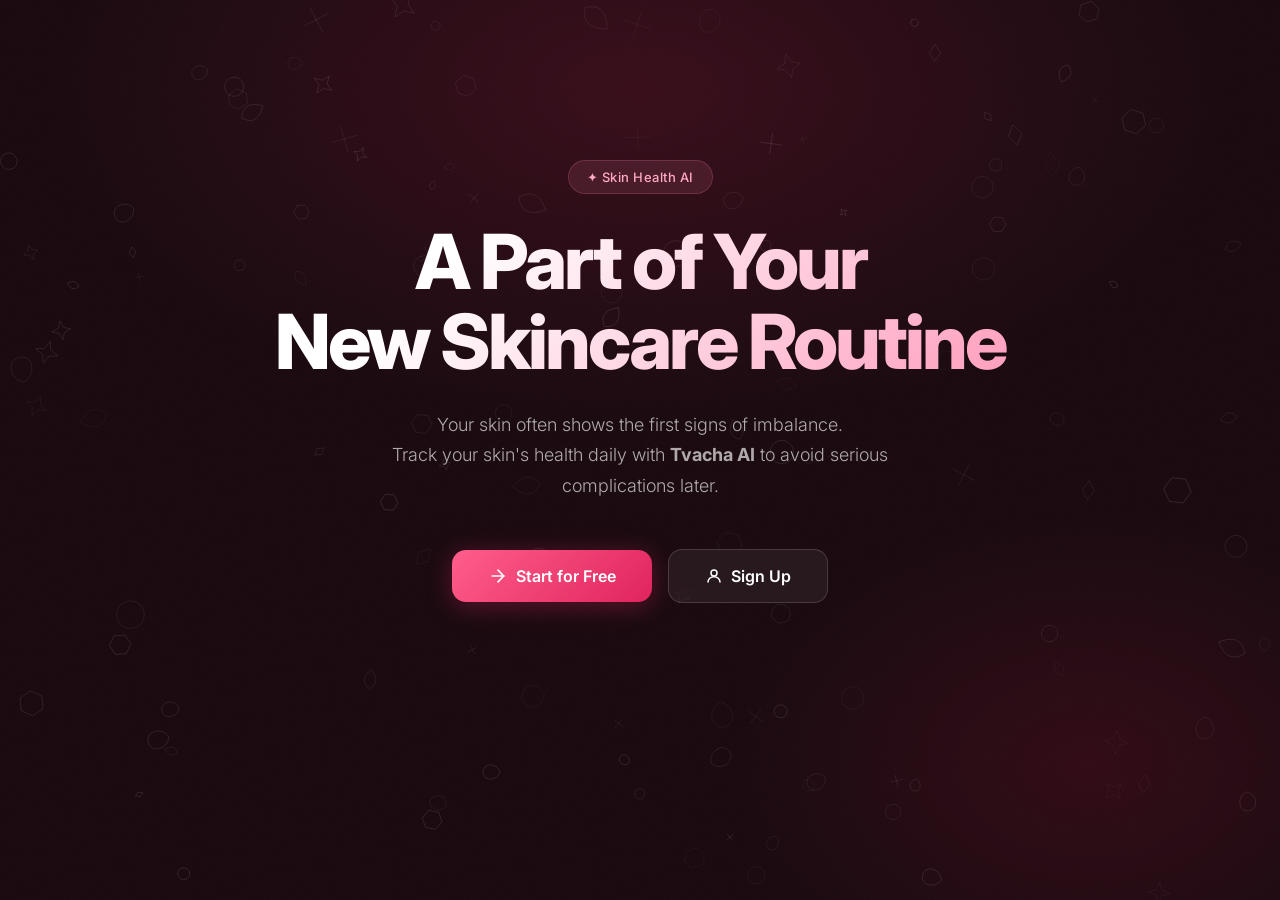
<file: templates/index.html>
<!DOCTYPE html>
<html lang="en">    
<head>
    <meta charset="UTF-8">
    <meta name="viewport" content="width=device-width, initial-scale=1.0">
    <title>Tvacha AI — Skin Health Intelligence</title>
    <meta name="description" content="AI-powered skin disease classification and personalized cure tracking with Tvacha AI.">
    <link rel="stylesheet" href="/static/style.css?v=3">
</head>
<body>
  <div class="bg-glow"></div>
  <canvas id="texture-canvas"></canvas>
  <div class="noise"></div>
  <div class="container">
    <header class="hero-section">
      <div class="hero-content">
        <span class="badge">✦ Skin Health AI</span>
        <h1 class="hero-title">A Part of Your<br>New Skincare Routine</h1>
        <p class="hero-subtitle">
          Your skin often shows the first signs of imbalance.<br>
          Track your skin's health daily with <strong>Tvacha AI</strong> to avoid serious complications later.
        </p>
        <div class="hero-buttons">
          <a href="{{ url_for('home') }}" class="hero-btn hero-btn-primary">
            <svg width="20" height="20" viewBox="0 0 24 24" fill="none" stroke="currentColor" stroke-width="2" stroke-linecap="round" stroke-linejoin="round"><path d="M5 12h14"/><path d="M12 5l7 7-7 7"/></svg>
            Start for Free
          </a>
          <a href="/signup" class="hero-btn hero-btn-outline">
            <svg width="18" height="18" viewBox="0 0 24 24" fill="none" stroke="currentColor" stroke-width="2" stroke-linecap="round" stroke-linejoin="round"><circle cx="12" cy="8" r="4"/><path d="M4 20c0-4 3.6-7 8-7s8 3 8 7"/></svg>
            Sign Up
          </a>
        </div>
      </div>
    </header>
  </div>

<script src="/static/canvas.js?v=3"></script>
</body>
</html>
</file>
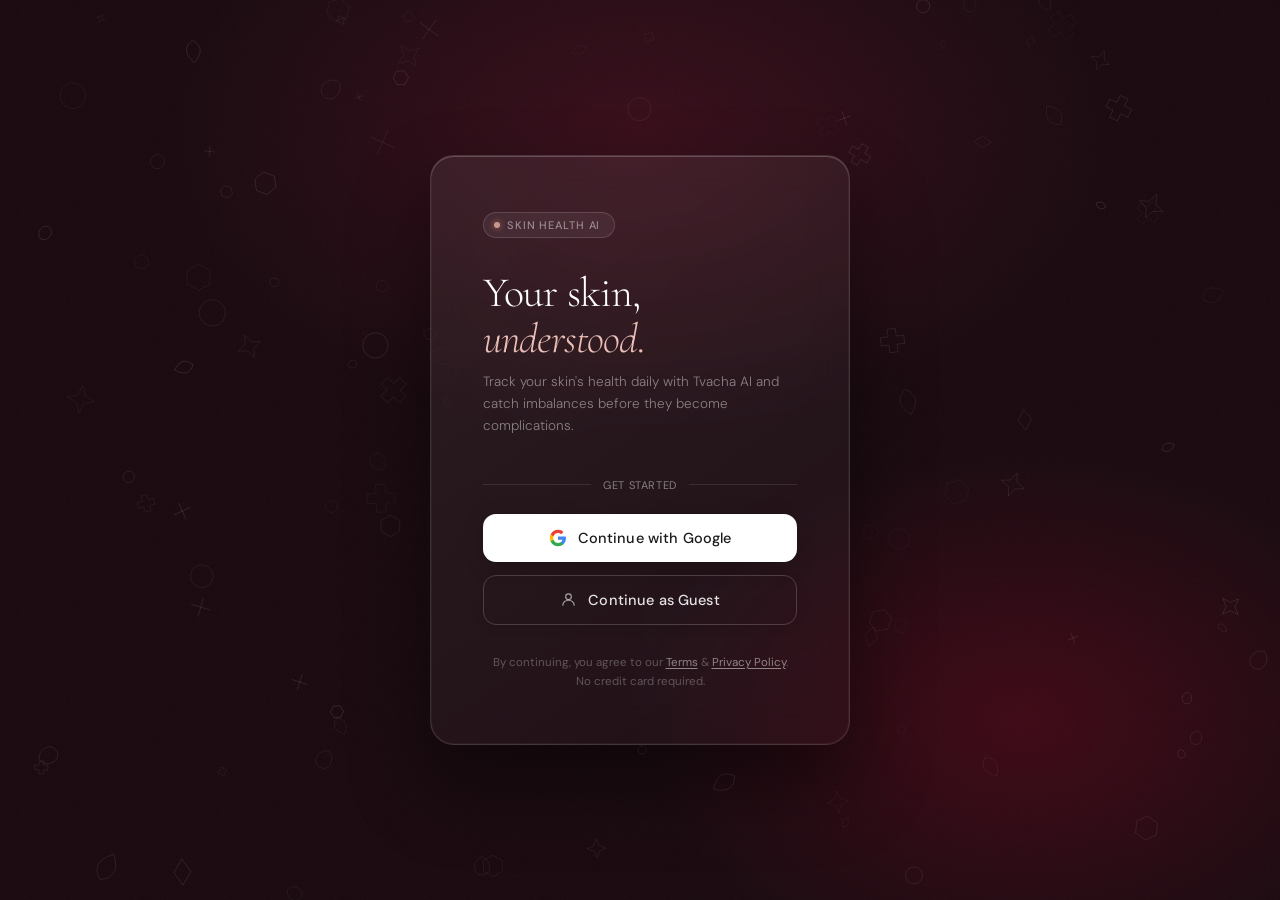
<file: templates/signup.html>
<!DOCTYPE html>
<html lang="en">
<head>
  <meta charset="UTF-8" />
  <meta name="viewport" content="width=device-width, initial-scale=1.0"/>
  <title>Tvacha AI — Sign Up</title>
  <link rel="preconnect" href="https://fonts.googleapis.com">
  <link rel="preconnect" href="https://fonts.gstatic.com" crossorigin>
  <link href="https://fonts.googleapis.com/css2?family=Cormorant+Garamond:ital,wght@0,300;0,400;0,600;1,300;1,400&family=DM+Sans:wght@300;400;500&display=swap" rel="stylesheet">
  <link rel="stylesheet" href="/static/signup.css?v=2">
</head>
<body>

  <!-- Background layers -->
  <div class="bg-glow"></div>
  <canvas id="texture-canvas"></canvas>
  <div class="noise"></div>

  <!-- Card -->
  <div class="card">

    <div class="badge">
      <span class="badge-dot"></span>
      Skin Health AI
    </div>

    <h1 class="headline">Your skin,<br><em>understood.</em></h1>
    <p class="subline">Track your skin's health daily with Tvacha AI and catch imbalances before they become complications.</p>

    <div class="divider">
      <span class="divider-line"></span>
      <span class="divider-text">Get Started</span>
      <span class="divider-line"></span>
    </div>

    <!-- Google Auth -->
    <a href="/login/google" class="btn btn-google" style="text-decoration: none;">
      <svg class="google-icon" viewBox="0 0 24 24" xmlns="http://www.w3.org/2000/svg">
        <path d="M22.56 12.25c0-.78-.07-1.53-.2-2.25H12v4.26h5.92c-.26 1.37-1.04 2.53-2.21 3.31v2.77h3.57c2.08-1.92 3.28-4.74 3.28-8.09z" fill="#4285F4"/>
        <path d="M12 23c2.97 0 5.46-.98 7.28-2.66l-3.57-2.77c-.98.66-2.23 1.06-3.71 1.06-2.86 0-5.29-1.93-6.16-4.53H2.18v2.84C3.99 20.53 7.7 23 12 23z" fill="#34A853"/>
        <path d="M5.84 14.09c-.22-.66-.35-1.36-.35-2.09s.13-1.43.35-2.09V7.07H2.18C1.43 8.55 1 10.22 1 12s.43 3.45 1.18 4.93l3.66-2.84z" fill="#FBBC05"/>
        <path d="M12 5.38c1.62 0 3.06.56 4.21 1.64l3.15-3.15C17.45 2.09 14.97 1 12 1 7.7 1 3.99 3.47 2.18 7.07l3.66 2.84c.87-2.6 3.3-4.53 6.16-4.53z" fill="#EA4335"/>
      </svg>
      Continue with Google
    </a>

    <!-- Guest Login -->
    <a href="/" class="btn btn-guest" style="text-decoration: none;">
      <svg class="guest-icon" viewBox="0 0 24 24" fill="none" xmlns="http://www.w3.org/2000/svg">
        <circle cx="12" cy="8" r="4" stroke="currentColor" stroke-width="1.6"/>
        <path d="M4 20c0-4 3.6-7 8-7s8 3 8 7" stroke="currentColor" stroke-width="1.6" stroke-linecap="round"/>
      </svg>
      Continue as Guest
    </a>

    <p class="foot">
      By continuing, you agree to our <a href="#">Terms</a> &amp; <a href="#">Privacy Policy</a>.<br>
      No credit card required.
    </p>

  </div>

  <script src="/static/signup.js?v=2"></script>
</body>
</html>
</file>
<file: static/style.css>
@import url('https://fonts.googleapis.com/css2?family=Inter:wght@300;400;500;600;700;800&display=swap');

/* ── Reset & Base ── */
*, *::before, *::after { box-sizing: border-box; margin: 0; padding: 0; }

html {
  background: #1a0a10;
}

body {
  font-family: 'Inter', -apple-system, BlinkMacSystemFont, sans-serif;
  background-color: #1a0a10;
  color: #f0e6ea;
  display: flex;
  justify-content: center;
  min-height: 100vh;
  overflow-x: hidden;
  -webkit-font-smoothing: antialiased;
}

/* ── Background Effects ── */
.bg-glow {
  position: fixed; inset: 0;
  pointer-events: none; z-index: 0;
}
.bg-glow::before {
  content: '';
  position: absolute;
  top: -30%; left: 50%;
  transform: translateX(-50%);
  width: 100vw; height: 80vh;
  background: radial-gradient(ellipse at center, rgba(180,30,70,0.2) 0%, transparent 65%);
}
.bg-glow::after {
  content: '';
  position: absolute;
  bottom: -15%; right: -15%;
  width: 60vw; height: 60vh;
  background: radial-gradient(ellipse at center, rgba(120,15,40,0.25) 0%, transparent 65%);
}

.noise {
  position: fixed; inset: 0;
  z-index: 2; pointer-events: none;
  opacity: 0.025;
  background-image: url("data:image/svg+xml,%3Csvg viewBox='0 0 256 256' xmlns='http://www.w3.org/2000/svg'%3E%3Cfilter id='n'%3E%3CfeTurbulence type='fractalNoise' baseFrequency='0.9' numOctaves='4' stitchTiles='stitch'/%3E%3C/filter%3E%3Crect width='100%25' height='100%25' filter='url(%23n)'/%3E%3C/svg%3E");
  background-size: 200px 200px;
}

#texture-canvas {
  position: fixed; inset: 0;
  z-index: 1; pointer-events: none;
}

/* ── Container ── */
.container {
  width: 100%;
  max-width: 1100px;
  padding: 40px 20px;
  position: relative;
  z-index: 10;
}

/* ═══════════════════════════════════════════════ */
/* ── LANDING PAGE (index.html)                ── */
/* ═══════════════════════════════════════════════ */
.hero-section {
  padding: 120px 20px 100px;
  text-align: center;
}

.badge {
  background: rgba(255,130,170,0.12);
  border: 1px solid rgba(255,130,170,0.2);
  padding: 8px 18px;
  border-radius: 50px;
  font-size: 13px;
  font-weight: 500;
  color: #ffaac4;
  display: inline-block;
  margin-bottom: 28px;
  letter-spacing: 0.5px;
  backdrop-filter: blur(8px);
}

.hero-title {
  font-size: 76px;
  font-weight: 800;
  letter-spacing: -3px;
  line-height: 1.05;
  margin-bottom: 28px;
  background: linear-gradient(135deg, #ffffff 30%, #ff8ab0 100%);
  -webkit-background-clip: text;
  -webkit-text-fill-color: transparent;
  background-clip: text;
}

.hero-subtitle {
  font-size: 18px;
  color: rgba(255,255,255,0.65);
  max-width: 560px;
  margin: 0 auto 48px;
  line-height: 1.7;
  font-weight: 300;
}

.hero-buttons {
  display: flex;
  gap: 16px;
  justify-content: center;
  align-items: center;
  flex-wrap: wrap;
}

.hero-btn {
  padding: 16px 36px;
  border-radius: 14px;
  text-decoration: none;
  font-weight: 600;
  font-size: 16px;
  transition: all 0.3s cubic-bezier(0.4,0,0.2,1);
  display: inline-flex;
  align-items: center;
  gap: 8px;
  cursor: pointer;
  border: none;
  position: relative;
  overflow: hidden;
}

.hero-btn-primary {
  background: linear-gradient(135deg, #ff5e8a, #e0245e);
  color: #fff;
  box-shadow: 0 4px 24px rgba(224,36,94,0.35), 0 1px 3px rgba(0,0,0,0.2);
}
.hero-btn-primary:hover {
  transform: translateY(-2px);
  box-shadow: 0 8px 32px rgba(224,36,94,0.5), 0 2px 6px rgba(0,0,0,0.25);
}

.hero-btn-outline {
  background: rgba(255,255,255,0.06);
  color: #fff;
  border: 1px solid rgba(255,255,255,0.15);
  backdrop-filter: blur(10px);
}
.hero-btn-outline:hover {
  background: rgba(255,255,255,0.12);
  border-color: rgba(255,255,255,0.3);
  transform: translateY(-2px);
}

/* ═══════════════════════════════════════════════ */
/* ── SKIN CHECKUP PAGE (home.html)            ── */
/* ═══════════════════════════════════════════════ */
h1 {
  text-align: center;
  font-size: 32px;
  font-weight: 700;
  margin-bottom: 8px;
  letter-spacing: -0.5px;
}

.subtitle {
  text-align: center;
  color: rgba(255,255,255,0.45);
  font-size: 15px;
  margin-bottom: 48px;
  font-weight: 400;
}

.main-layout {
  display: flex;
  gap: 32px;
  align-items: flex-start;
  justify-content: center;
  flex-wrap: wrap;
}

.left-panel, .right-panel {
  flex: 1 1 420px;
  max-width: 500px;
  width: 100%;
  display: flex;
  flex-direction: column;
}

.upload-box {
  width: 100%;
  height: 350px;
  border: 2px dashed rgba(255,255,255,0.12);
  border-radius: 16px;
  background: rgba(60,15,30,0.5);
  backdrop-filter: blur(12px);
  display: flex;
  align-items: center;
  justify-content: center;
  overflow: hidden;
  cursor: pointer;
  transition: all 0.3s ease;
  position: relative;
}

.upload-box:hover {
  border-color: #ff5e8a;
  background: rgba(80,20,40,0.6);
  box-shadow: 0 0 40px rgba(255,94,138,0.08);
}

#previewImage {
  max-width: 100%;
  max-height: 100%;
  object-fit: contain;
  display: block;
}

.placeholder-text {
  color: rgba(255,255,255,0.35);
  text-align: center;
}

#uploadContent {
  text-align: center;
}
#uploadContent p {
  margin: 0;
  line-height: 1.8;
  color: rgba(255,255,255,0.35);
  font-size: 15px;
}

.button-row {
  display: flex;
  justify-content: center;
  gap: 16px;
  margin-top: 24px;
  width: 100%;
}

.main-box {
  display: flex;
  flex-direction: column;
  justify-content: center;
  align-items: center;
  gap: 50px;
  margin-top: 10px;
  flex-wrap: wrap;
  width: 100%;
}

/* Button Styles */
button {
  padding: 14px 28px;
  border-radius: 12px;
  border: none;
  font-weight: 600;
  font-size: 15px;
  cursor: pointer;
  transition: all 0.3s cubic-bezier(0.4,0,0.2,1);
  font-family: 'Inter', sans-serif;
}

.submit-btn {
  background: linear-gradient(135deg, #ff5e8a, #e0245e);
  color: #fff;
  box-shadow: 0 4px 18px rgba(224,36,94,0.3);
  padding: 14px 36px;
}
.submit-btn:hover {
  transform: translateY(-2px);
  box-shadow: 0 6px 24px rgba(224,36,94,0.45);
}

.clear-btn {
  background: rgba(255,255,255,0.06);
  color: rgba(255,255,255,0.7);
  border: 1px solid rgba(255,255,255,0.1);
  margin-left: 0;
}
.clear-btn:hover {
  background: rgba(255,255,255,0.12);
  border-color: rgba(255,255,255,0.25);
  color: #fff;
}

/* ── Result Box ── */
.result-box {
  padding: 32px;
  text-align: left;
  background: rgba(60,15,30,0.5);
  border: 1px solid rgba(255,255,255,0.08);
  border-radius: 16px;
  backdrop-filter: blur(12px);
}

.prediction {
  color: #ff7aa2;
  font-size: 24px;
  font-weight: 700;
  margin-bottom: 6px;
  letter-spacing: -0.3px;
}

.confidence {
  color: rgba(255,255,255,0.45);
  font-size: 14px;
  margin-bottom: 28px;
  font-weight: 400;
}

.treatment-section h2,
.treatment-section h3 {
  border-bottom: 1px solid rgba(255,255,255,0.08);
  padding-bottom: 10px;
  margin-top: 22px;
  font-size: 16px;
  font-weight: 600;
  color: rgba(255,255,255,0.8);
}

.treatment-section ul {
  padding-left: 20px;
  color: rgba(255,255,255,0.55);
  font-size: 15px;
  line-height: 1.8;
}

/* Ask AI Button */
.ask-ai-btn {
  display: inline-flex;
  align-items: center;
  gap: 10px;
  padding: 14px 32px;
  border-radius: 14px;
  text-decoration: none;
  font-weight: 600;
  font-size: 15px;
  background: linear-gradient(135deg, #9b30ff, #6e1fff);
  color: #fff;
  box-shadow: 0 4px 18px rgba(110,31,255,0.3);
  transition: all 0.3s cubic-bezier(0.4,0,0.2,1);
}
.ask-ai-btn:hover {
  transform: translateY(-2px);
  box-shadow: 0 8px 28px rgba(110,31,255,0.45);
}

/* ═══════════════════════════════════════════════ */
/* ── RESPONSIVE                               ── */
/* ═══════════════════════════════════════════════ */
@media (max-width: 800px) {
  .main-layout {
    flex-direction: column;
    align-items: center;
  }
  .upload-box {
    height: 260px;
  }
  .left-panel, .right-panel {
    max-width: 100%;
  }
  .main-box {
    flex-direction: column;
    align-items: center;
    gap: 10px;
    margin-top: 10px;
  }
  .hero-section {
    padding: 70px 15px 50px;
  }
  .hero-title {
    font-size: 40px;
    letter-spacing: -1.5px;
    line-height: 1.1;
    margin-bottom: 16px;
  }
  .hero-subtitle {
    font-size: 16px;
    margin-bottom: 32px;
    padding: 0 10px;
  }
  .hero-btn {
    width: 100%;
    justify-content: center;
    padding: 16px 0;
  }
  .hero-buttons {
    flex-direction: column;
    gap: 12px;
    padding: 0 20px;
  }
  .container {
    padding-top: 20px;
    width: 95%;
  }
}
</file>
<file: static/signup.css>
*, *::before, *::after { box-sizing: border-box; margin: 0; padding: 0; }

:root {
    --crimson:     #6B0F2B;
    --crimson-mid: #7E1535;
    --crimson-deep:#1a0a10;
    --white:       #FFFFFF;
    --white-soft:  rgba(255,255,255,0.88);
    --white-muted: rgba(255,255,255,0.45);
    --white-ghost: rgba(255,255,255,0.10);
    --white-hair:  rgba(255,255,255,0.06);
}

html, body {
    height: 100%;
    overflow: hidden;
}

body {
    font-family: 'DM Sans', sans-serif;
    background: var(--crimson-deep);
    display: flex;
    align-items: center;
    justify-content: center;
    min-height: 100vh;
}

/* ── Radial glow layers ── */
.bg-glow {
    position: fixed;
    inset: 0;
    pointer-events: none;
    z-index: 0;
}
.bg-glow::before {
    content: '';
    position: absolute;
    top: -20%;  left: 50%;
    transform: translateX(-50%);
    width: 80vw; height: 70vh;
    background: radial-gradient(ellipse at center, rgba(180,30,70,0.2) 0%, transparent 65%);
}
.bg-glow::after {
    content: '';
    position: absolute;
    bottom: -10%; right: -10%;
    width: 60vw; height: 60vh;
    background: radial-gradient(ellipse at center, rgba(100,8,28,0.5) 0%, transparent 70%);
}

/* ── SVG Icon Texture Canvas ── */
#texture-canvas {
    position: fixed;
    inset: 0;
    z-index: 1;
    pointer-events: none;
}

/* ── Noise overlay ── */
.noise {
    position: fixed;
    inset: 0;
    z-index: 2;
    pointer-events: none;
    opacity: 0.035;
    background-image: url("data:image/svg+xml,%3Csvg viewBox='0 0 256 256' xmlns='http://www.w3.org/2000/svg'%3E%3Cfilter id='n'%3E%3CfeTurbulence type='fractalNoise' baseFrequency='0.9' numOctaves='4' stitchTiles='stitch'/%3E%3C/filter%3E%3Crect width='100%25' height='100%25' filter='url(%23n)'/%3E%3C/svg%3E");
    background-size: 200px 200px;
}

/* ── Card ── */
.card {
    position: relative;
    z-index: 10;
    width: 420px;
    padding: 56px 52px 52px;
    background: linear-gradient(145deg, rgba(255,255,255,0.07) 0%, rgba(255,255,255,0.02) 100%);
    border: 1px solid rgba(255,255,255,0.12);
    border-radius: 24px;
    backdrop-filter: blur(20px);
    -webkit-backdrop-filter: blur(20px);
    box-shadow:
    0 40px 80px rgba(0,0,0,0.45),
    0 0 0 1px rgba(255,255,255,0.04) inset,
    0 1px 0 rgba(255,255,255,0.18) inset;
    animation: cardIn 0.9s cubic-bezier(0.16,1,0.3,1) both;
}

@keyframes cardIn {
    from { opacity:0; transform: translateY(28px) scale(0.97); }
    to   { opacity:1; transform: translateY(0)    scale(1); }
}

/* ── Badge ── */
.badge {
    display: inline-flex;
    align-items: center;
    gap: 7px;
    padding: 5px 14px 5px 10px;
    border-radius: 100px;
    border: 1px solid rgba(255,255,255,0.14);
    background: rgba(255,255,255,0.06);
    color: var(--white-muted);
    font-size: 11px;
    font-weight: 500;
    letter-spacing: 0.08em;
    text-transform: uppercase;
    margin-bottom: 32px;
    animation: fadeUp 0.7s 0.2s cubic-bezier(0.16,1,0.3,1) both;
}
.badge-dot {
    width: 6px; height: 6px;
    border-radius: 50%;
    background: rgba(255,200,180,0.7);
    box-shadow: 0 0 6px rgba(255,160,130,0.6);
}

/* ── Headline ── */
.headline {
    font-family: 'Cormorant Garamond', serif;
    font-weight: 300;
    font-size: 42px;
    line-height: 1.08;
    color: var(--white);
    letter-spacing: -0.02em;
    margin-bottom: 10px;
    animation: fadeUp 0.7s 0.3s cubic-bezier(0.16,1,0.3,1) both;
}
.headline em {
    font-style: italic;
    color: rgba(255,210,200,0.9);
}

.subline {
    font-size: 13.5px;
    font-weight: 300;
    color: var(--white-muted);
    line-height: 1.65;
    margin-bottom: 40px;
    animation: fadeUp 0.7s 0.4s cubic-bezier(0.16,1,0.3,1) both;
}

/* ── Divider ── */
.divider {
    display: flex;
    align-items: center;
    gap: 12px;
    margin-bottom: 22px;
    animation: fadeUp 0.7s 0.5s cubic-bezier(0.16,1,0.3,1) both;
}
.divider-line {
    flex: 1;
    height: 1px;
    background: rgba(255,255,255,0.1);
}
.divider-text {
    font-size: 11px;
    color: var(--white-muted);
    letter-spacing: 0.06em;
    text-transform: uppercase;
}

/* ── Buttons ── */
.btn {
    width: 100%;
    display: flex;
    align-items: center;
    justify-content: center;
    gap: 11px;
    padding: 15px 24px;
    border-radius: 13px;
    font-family: 'DM Sans', sans-serif;
    font-size: 14.5px;
    font-weight: 500;
    cursor: pointer;
    transition: transform 0.18s ease, box-shadow 0.18s ease, background 0.18s ease, border-color 0.18s ease;
    border: none;
    outline: none;
    letter-spacing: 0.01em;
}
.btn:active { transform: scale(0.975); }

.btn-google {
    background: var(--white);
    color: #1a1a1a;
    box-shadow: 0 4px 20px rgba(0,0,0,0.22), 0 1px 0 rgba(0,0,0,0.05);
    margin-bottom: 13px;
    animation: fadeUp 0.7s 0.55s cubic-bezier(0.16,1,0.3,1) both;
}
.btn-google:hover {
    background: #f6f6f6;
    box-shadow: 0 8px 32px rgba(0,0,0,0.3);
    transform: translateY(-1px);
}

.btn-guest {
    background: transparent;
    color: var(--white-soft);
    border: 1px solid rgba(255,255,255,0.18);
    box-shadow: 0 2px 12px rgba(0,0,0,0.12);
    animation: fadeUp 0.7s 0.65s cubic-bezier(0.16,1,0.3,1) both;
}
.btn-guest:hover {
    background: rgba(255,255,255,0.07);
    border-color: rgba(255,255,255,0.3);
    box-shadow: 0 4px 20px rgba(0,0,0,0.2);
    transform: translateY(-1px);
}

/* Google icon SVG */
.google-icon { width: 18px; height: 18px; flex-shrink: 0; }

/* Guest icon */
.guest-icon { width: 17px; height: 17px; opacity: 0.7; flex-shrink: 0; }

/* ── Footer note ── */
.foot {
    margin-top: 28px;
    font-size: 11.5px;
    color: rgba(255,255,255,0.28);
    text-align: center;
    line-height: 1.7;
    animation: fadeUp 0.7s 0.75s cubic-bezier(0.16,1,0.3,1) both;
}
.foot a { color: rgba(255,255,255,0.48); text-decoration: underline; text-underline-offset: 2px; }

@keyframes fadeUp {
    from { opacity:0; transform: translateY(14px); }
    to   { opacity:1; transform: translateY(0); }
}

/* ── Floating particles ── */
.particle {
    position: fixed;
    border-radius: 50%;
    background: rgba(255,255,255,0.06);
    pointer-events: none;
    z-index: 1;
    animation: float linear infinite;
}
@keyframes float {
    0%   { transform: translateY(0)   rotate(0deg); opacity: 0.04; }
    50%  { opacity: 0.09; }
    100% { transform: translateY(-100vh) rotate(360deg); opacity: 0; }
}
</file>
